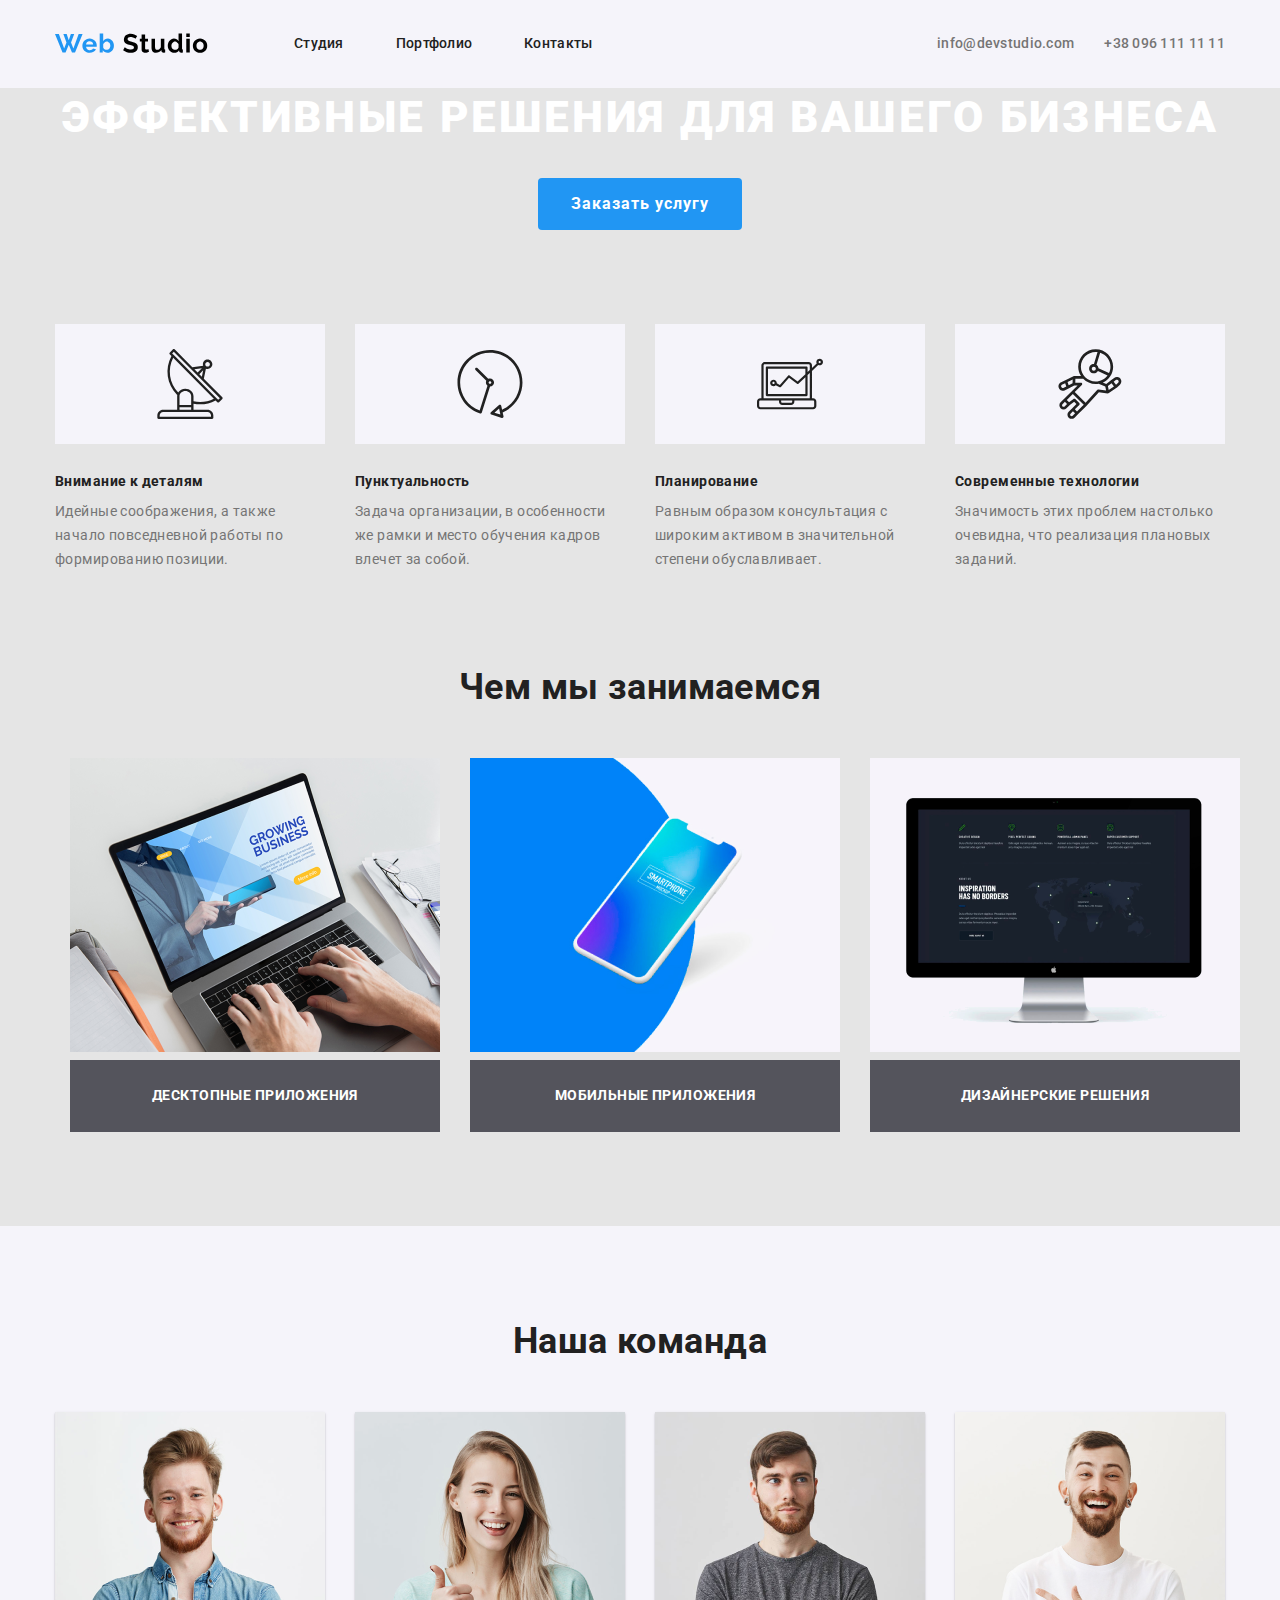
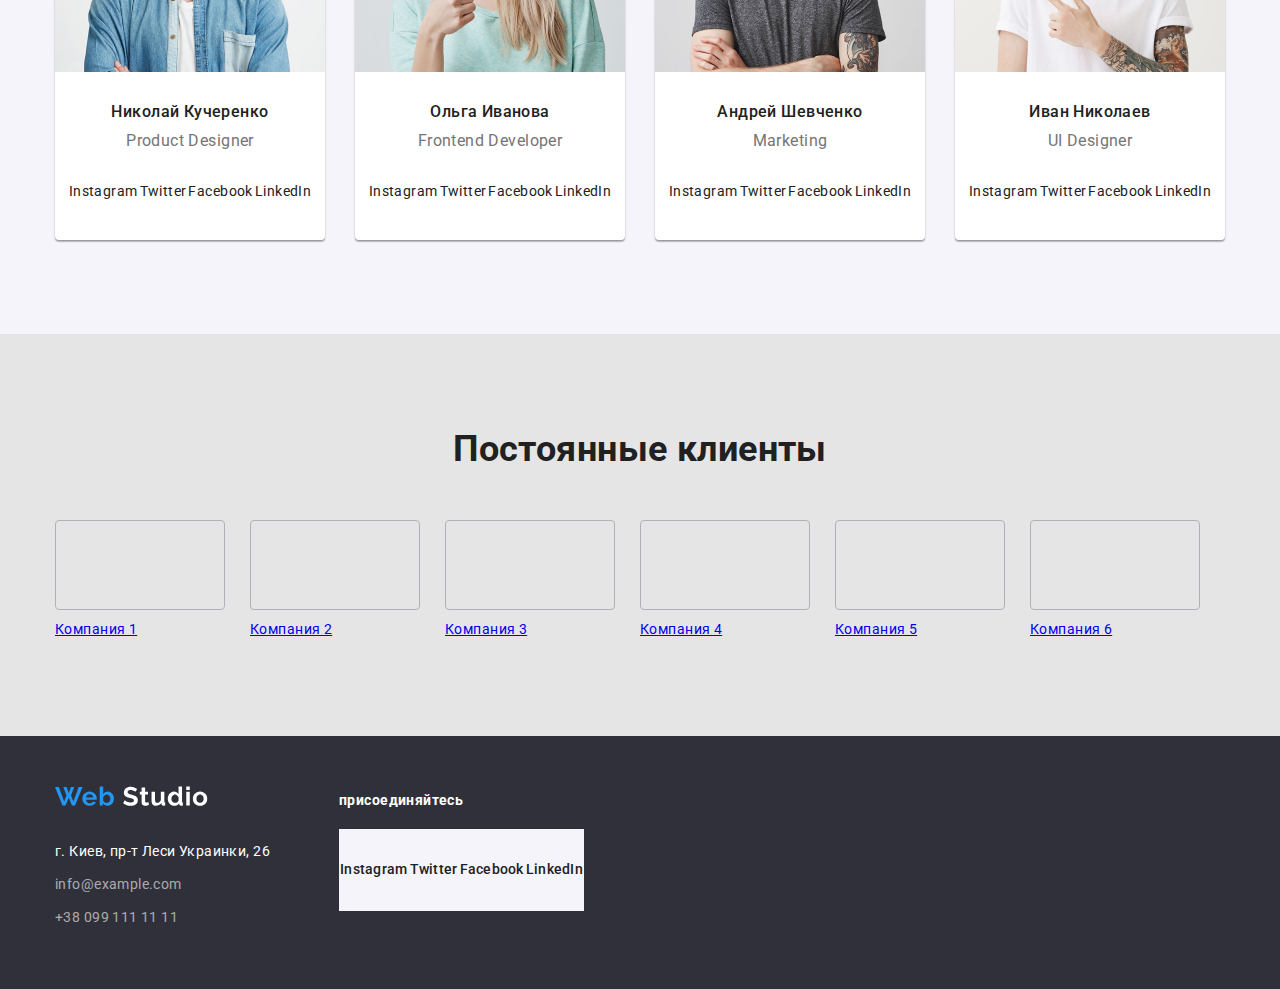
<file: index.html>
<!DOCTYPE html>
<html lang="ru">
  <head>
    <meta charset="UTF-8" />
    <meta name="viewport" content="width=device-width, initial-scale=1.0" />
    <title>Web Studio v.1</title>
    <link
      href="https://fonts.googleapis.com/css2?family=Raleway:wght@700&family=Roboto:wght@400;700&display=swap"
      rel="stylesheet"
    />
    <link
      rel="stylesheet"
      href="https://cdn.jsdelivr.net/npm/modern-normalize@0.6.0/modern-normalize.min.css"
    />
    <!-- <link rel="stylesheet" href="./css/normalize.css" /> -->
    <link rel="stylesheet" href="./css/main.css" />
  </head>
  <body>
    <!--Шапка сайта -->
    <header class="header">
      <nav class="container sait-nav">
        <a class="logo" href="./index.html">
          <img
            class="logo-img"
            src="./img/WebStudio.svg"
            alt="Основной логотип Веб Студия"
          />
        </a>

        <ul class="list link-nav">
          <li class="link-nav-list">
            <a class="link header" href="./index.html">Студия</a>
          </li>
          <li class="link-nav-list">
            <a class="link header" href="./portfolio.html">Портфолио</a>
          </li>
          <li class="link-nav-list">
            <a class="link header" href="/">Контакты</a>
          </li>
        </ul>
        <ul class="list contacts-nav">
          <li class="contacts-list">
            <a class="contacts" href="mailto:info@devstudio.com"
              >info@devstudio.com</a
            >
          </li>
          <li class="contacts-list">
            <a class="contacts" href="tel:380961111111">+38 096 111 11 11</a>
          </li>
        </ul>
      </nav>
    </header>
    <main>
      <!-- Герой-->
      <section class="container main-hero">
        <!--  ЕЩЕ БУДЕТ БАННЕР ЛИБО ФОТО-->
        <div class="hero-cont">
          <h1 class="main-title">Эффективные решения для вашего бизнеса</h1>
          <a class="link main" href="/">Заказать услугу</a>
        </div>
      </section>
      <!-- секция с преимуществами фирмы-->
      <section>
        <h2 class="hide-title">Наши преимущества</h2>
        <ul class="list container advantages">
          <li class="list-advantages">
            <img
              class="img-advantages"
              src="./img/advantages1.svg"
              alt="На картинке радар"
            />
            <h3 class="title">Внимание к деталям</h3>
            <p class="all-text">
              Идейные соображения, а также начало повседневной работы по
              формированию позиции.
            </p>
          </li>
          <li class="list-advantages">
            <img
              class="img-advantages"
              src="./img/advantages2.svg"
              alt="На картинке Часы"
            />
            <h3 class="title">Пунктуальность</h3>
            <p class="all-text">
              Задача организации, в особенности же рамки и место обучения кадров
              влечет за собой.
            </p>
          </li>
          <li class="list-advantages">
            <img
              class="img-advantages"
              src="./img/advantages3.svg"
              alt="На картинке компьютер с графиком"
            />
            <h3 class="title">Планирование</h3>
            <p class="all-text">
              Равным образом консультация с широким активом в значительной
              степени обуславливает.
            </p>
          </li>
          <li class="list-advantages">
            <img
              class="img-advantages"
              src="./img/advantages4.svg"
              alt="на картинке космонавт"
            />
            <h3 class="title">Современные технологии</h3>
            <p class="all-text">
              Значимость этих проблем настолько очевидна, что реализация
              плановых заданий.
            </p>
          </li>
        </ul>
      </section>
      <!-- Секция Какие услуги предлогают. Чем занимаются-->
      <section>
        <div class="container services-container">
          <h2 class="section-title">Чем мы занимаемся</h2>
          <ul class="list container">
            <li class="list-services">
              <img
                src="./img/projects1.png"
                width="370"
                height="294"
                alt="на картинке ноутбук"
              />
              <a class="link services" href="/">Десктопные приложения</a>
            </li>
            <li class="list-services">
              <img
                src="./img/projects2.png"
                width="370"
                height="294"
                alt="на картинке смартфон"
              />
              <a class="link services" href="/">Мобильные приложения</a>
            </li>
            <li class="list-services">
              <img
                src="./img/projects3.png"
                width="370"
                height="294"
                alt="на картинке Монитор с картинкой"
              />
              <a class="link services" href="/">Дизайнерские решения</a>
            </li>
          </ul>
        </div>
      </section>
      <!--  Секция с командой разработчиков-->
      <section class="team">
        <h2 class="section-title">Наша команда</h2>
        <ul class="list container">
          <li class="team-list">
            <img
              class="team-img"
              src="./img/fotoJon.png"
              alt="Фотография Николай Кучеренко"
            />
            <div class="info-card-team">
              <h3 class="team-title">Николай Кучеренко</h3>
              <p class="team-position">Product Designer</p>
              <ul class="list contacts-team">
                <li>
                  <a class="link" href="/" aria-label="ссылка на инстаграм"
                    >Instagram</a
                  >
                </li>
                <li>
                  <a class="link" href="/" aria-label="ссылка на твиттер"
                    >Twitter</a
                  >
                </li>
                <li>
                  <a class="link" href="/" aria-label="ссылка на фейсбук"
                    >Facebook</a
                  >
                </li>
                <li>
                  <a class="link" href="/" aria-label="ссылка на линкедин"
                    >LinkedIn</a
                  >
                </li>
              </ul>
            </div>
          </li>
          <li class="team-list">
            <img
              class="team-img"
              src="./img/fotoMarta.png"
              alt="Фотография Ольга Иванова"
            />
            <div class="info-card-team">
              <h3 class="team-title">Ольга Иванова</h3>
              <p class="team-position">Frontend Developer</p>
              <ul class="list contacts-team">
                <li>
                  <a class="link" href="/" aria-label="ссылка на инстаграм"
                    >Instagram</a
                  >
                </li>
                <li>
                  <a class="link" href="/" aria-label="ссылка на твиттер"
                    >Twitter</a
                  >
                </li>
                <li>
                  <a class="link" href="/" aria-label="ссылка на фейсбук"
                    >Facebook</a
                  >
                </li>
                <li>
                  <a class="link" href="/" aria-label="ссылка на линкедин"
                    >LinkedIn</a
                  >
                </li>
              </ul>
            </div>
          </li>
          <li class="team-list">
            <img
              class="team-img"
              src="./img/fotoRobert.png"
              alt="Фотография Андрей Шевченко"
            />
            <div class="info-card-team">
              <h3 class="team-title">Андрей Шевченко</h3>
              <p class="team-position">Marketing</p>
              <ul class="list contacts-team">
                <li>
                  <a class="link" href="/" aria-label="ссылка на инстаграм"
                    >Instagram</a
                  >
                </li>
                <li>
                  <a class="link" href="/" aria-label="ссылка на твиттер"
                    >Twitter</a
                  >
                </li>
                <li>
                  <a class="link" href="/" aria-label="ссылка на фейсбук"
                    >Facebook</a
                  >
                </li>
                <li>
                  <a class="link" href="/" aria-label="ссылка на линкедин"
                    >LinkedIn</a
                  >
                </li>
              </ul>
            </div>
          </li>
          <li class="team-list">
            <img
              class="team-img"
              src="./img/fotoMartin.png"
              alt="Фотография Иван Николаев"
            />
            <div class="info-card-team">
              <h3 class="team-title">Иван Николаев</h3>
              <p class="team-position">UI Designer</p>
              <ul class="list contacts-team">
                <li>
                  <a class="link" href="/" aria-label="ссылка на инстаграм"
                    >Instagram</a
                  >
                </li>
                <li>
                  <a class="link" href="/" aria-label="ссылка на твиттер"
                    >Twitter</a
                  >
                </li>
                <li>
                  <a class="link" href="/" aria-label="ссылка на фейсбук"
                    >Facebook</a
                  >
                </li>
                <li>
                  <a class="link" href="/" aria-label="ссылка на линкедин"
                    >LinkedIn</a
                  >
                </li>
              </ul>
            </div>
          </li>
        </ul>
      </section>
      <!--секция Постоянные клиенты-->
      <section class="customers">
        <h2 class="section-title">Постоянные клиенты</h2>
        <ul class="list container">
          <li>
            <a class="list-customers" href="/"
              ><img
                src="./img/LogoPartner.svg"
                alt="Логотип компании1"
              />Компания 1</a
            >
          </li>
          <li>
            <a class="list-customers" href="/"
              ><img
                src="./img/LogoPartner.svg"
                alt="Логотип компании2"
              />Компания 2</a
            >
          </li>
          <li>
            <a class="list-customers" href="/"
              ><img
                src="./img/LogoPartner.svg"
                alt="Логотип компании3"
              />Компания 3</a
            >
          </li>
          <li>
            <a class="list-customers" href="/"
              ><img
                src="./img/LogoPartner.svg"
                alt="Логотип компании4"
              />Компания 4</a
            >
          </li>
          <li>
            <a class="list-customers" href="/"
              ><img
                src="./img/LogoPartner.svg"
                alt="Логотип компании5"
              />Компания 5</a
            >
          </li>
          <li>
            <a class="list-customers" href="/">
              <img
                src="./img/LogoPartner.svg"
                alt="Логотип компании6"
              />Компания 6</a
            >
          </li>
        </ul>
      </section>
    </main>
    <!-- Футер-->
    <footer class="footer">
      <div class="footer-content">
        <div>
          <a class="logo-footer" href="./index.html">
            <img
              class="logo-img"
              src="./img/Web-studio-f.svg"
              alt="Основной логотип Веб Студия"
            />
          </a>

          <address class="adress">
            г. Киев, пр-т Леси Украинки, 26 <br />

            <a class="contacts-in-footer" href="mailto:info@example.com"
              >info@example.com</a
            >
            <br />

            <a class="contacts-in-footer" href="tel:+390991111111"
              >+38 099 111 11 11</a
            >
          </address>
        </div>
        <!-- секция в футере- соцсети-->
        <section class="connect">
          <div class="follow">
            <h2 class="footer-title">присоединяйтесь</h2>
            <ul class="list contacts-links">
              <li>
                <a class="link header" href="/" aria-label="ссылка на инстаграм"
                  >Instagram</a
                >
              </li>
              <li>
                <a class="link header" href="/" aria-label="ссылка на твиттер"
                  >Twitter</a
                >
              </li>
              <li>
                <a class="link header" href="/" aria-label="ссылка на фейсбук"
                  >Facebook</a
                >
              </li>
              <li>
                <a class="link header" href="/" aria-label="ссылка на линкедин"
                  >LinkedIn</a
                >
              </li>
            </ul>
          </div>
        </section>
      </div>
    </footer>
  </body>
</html>
</file>
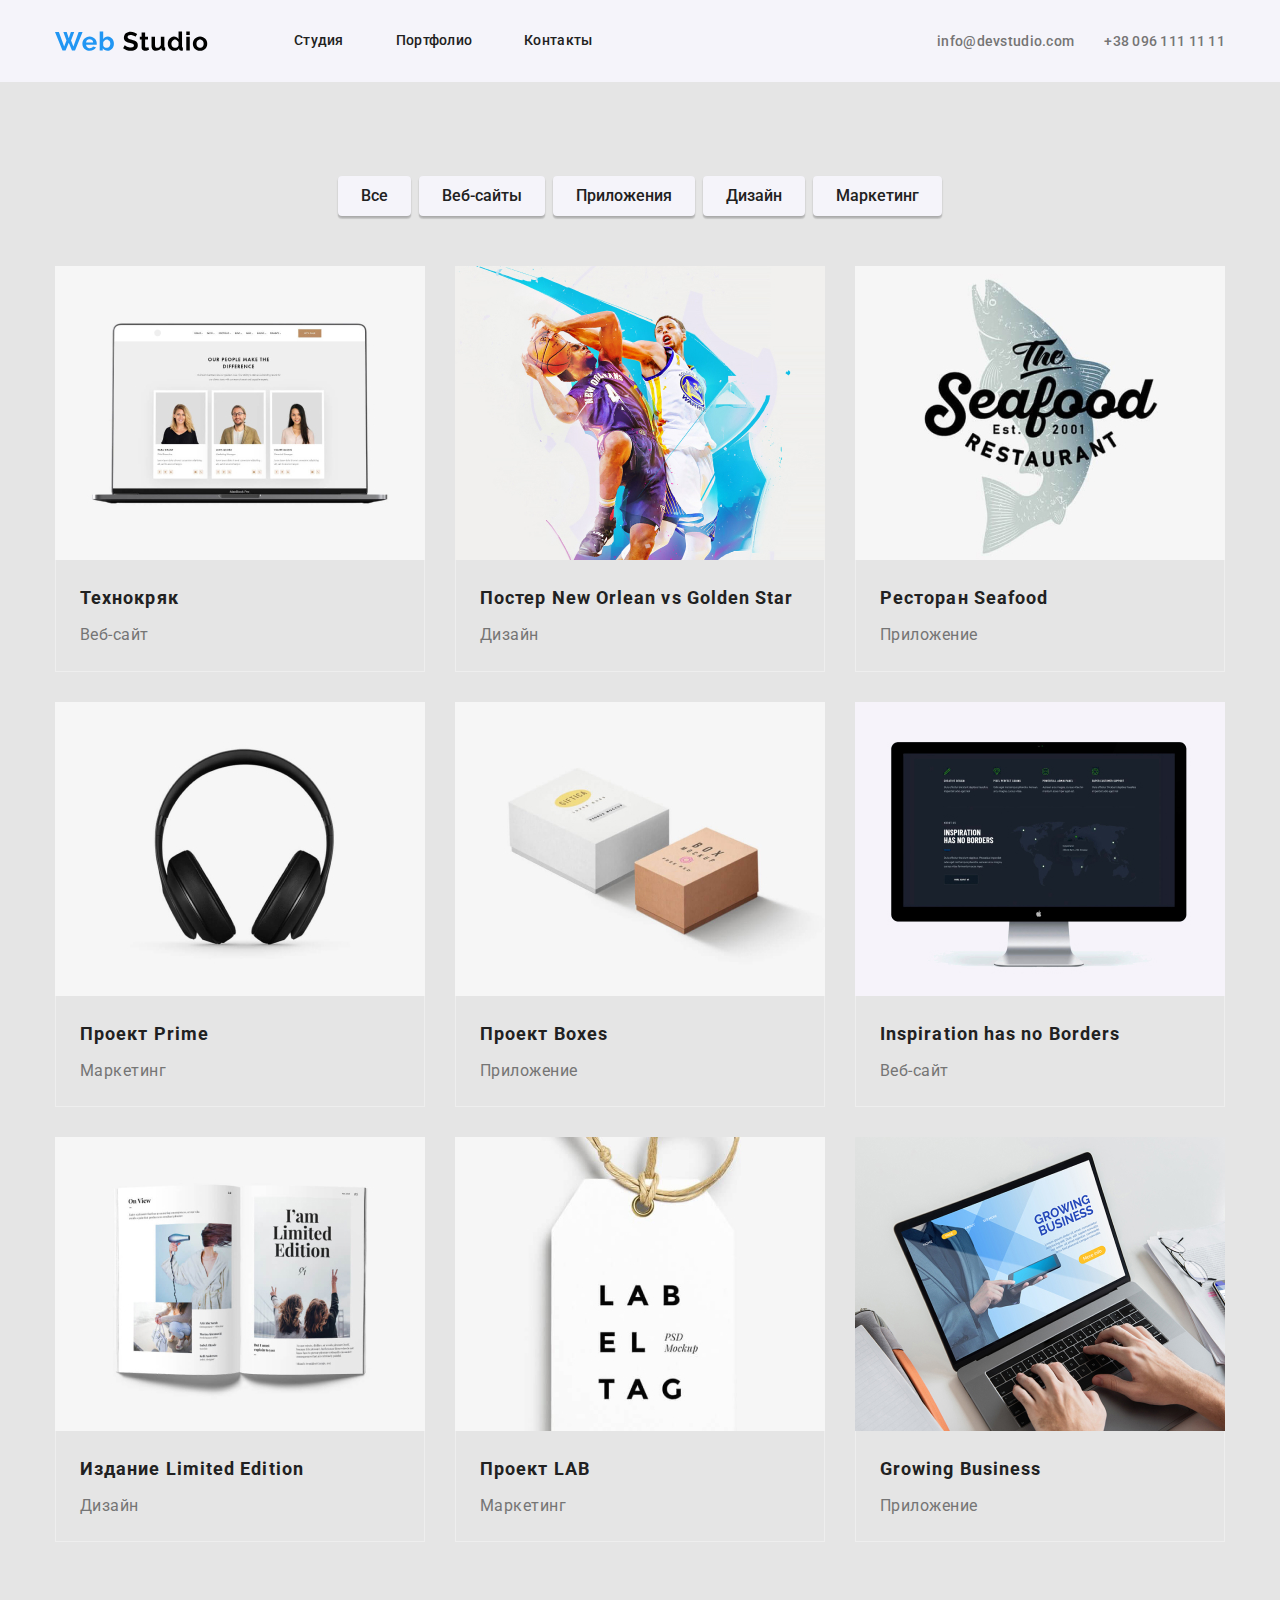
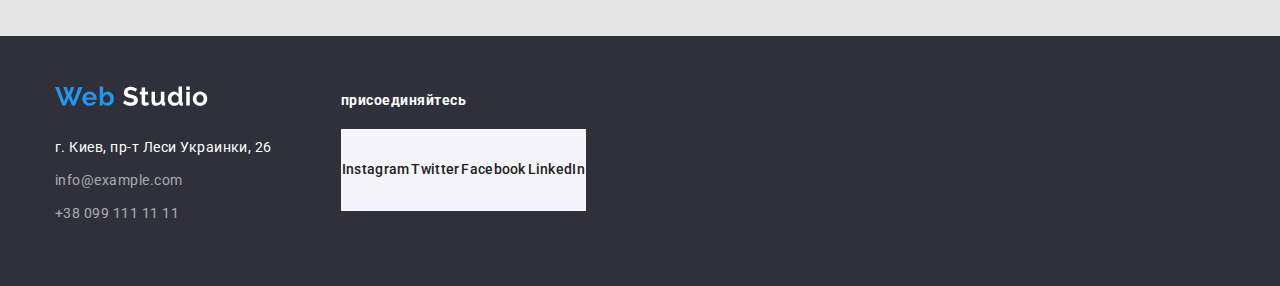
<file: portfolio.html>
<!DOCTYPE html>
<html lang="ru">
  <head>
    <meta charset="UTF-8" />
    <meta name="viewport" content=" dth=device-width, initial-scale=1.0" />
    <title>Portfolio</title>

    <link
      href="https://fonts.googleapis.com/css2?family=Raleway:wght@700&family=Roboto:wght@400;700&display=swap"
      rel="stylesheet"
    />
    <link
      rel="stylesheet"
      href="https://cdn.jsdelivr.net/npm/modern-normalize@0.6.0/modern-normalize.min.css"
    />
    <!-- <link rel="stylesheet" href="./css/normalize.css" /> -->
    <link rel="stylesheet" href="./css/portfolio.css" />
  </head>
  <body>
    <header class="header">
      <nav class="container sait-nav">
        <a class="logo" href="./index.html">
          <img
            class="logo-img"
            src="./img/WebStudio.svg"
            alt="Основной логотип Веб Студия"
          />
        </a>
        <ul class="list link-nav">
          <li class="link-nav-list">
            <a class="link header" href="./index.html">Студия</a>
          </li>
          <li class="link-nav-list">
            <a class="link header" href="./portfolio.html">Портфолио</a>
          </li>
          <li class="link-nav-list">
            <a class="link header" href="">Контакты</a>
          </li>
        </ul>
        <ul class="list contacts-nav">
          <li class="contacts-list">
            <a class="contacts" href="mailto:info@devstudio.com"
              >info@devstudio.com</a
            >
          </li>
          <li class="contacts-list">
            <a class="contacts" href="tel:380961111111">+38 096 111 11 11</a>
          </li>
        </ul>
      </nav>
    </header>
    <main>
      <!-- скрытый заголовок -->
      <h1 class="main-title">Наши работы</h1>
      <!-- Фильтр отбора по типу предлагаемых работ-->
      <div class="container">
        <ul class="list container-buttoms">
          <li class="nav-buttom">
            <button class="button" type="button">Все</button>
          </li>
          <li class="nav-buttom">
            <button class="button" type="button">Веб-сайты</button>
          </li>
          <li class="nav-buttom">
            <button class="button" type="button">Приложения</button>
          </li>
          <li class="nav-buttom">
            <button class="button" type="button">Дизайн</button>
          </li>
          <li class="nav-buttom">
            <button class="button" type="button">Маркетинг</button>
          </li>
        </ul>
      </div>

      <!-- Портфолио всех услуг, превью работ -->
      <section>
        <div class="container">
          <ul class="list list-examples">
            <li class="item-examples">
              <a class="examples" href="">
                <img
                  class="img"
                  src="./img/portfolio/one.jpg"
                  alt="Синий квадрат"
                />
                <div class="card-content">
                  <h2 class="examples-title">Технокряк</h2>
                  <p class="examples-filter">Веб-сайт</p>
                  <p class="main-title">
                    Технокряк это современная площадка распространения
                    коронавируса. Компании используют эту платформу для
                    цифрового шпионажа и атак на защищённые сервера конкурентов.
                  </p>
                </div>
              </a>
            </li>
            <li class="item-examples">
              <a class="examples" href="">
                <img src="./img/portfolio/two.jpg" alt="Два баскетболиста" />

                <div class="card-content">
                  <h2 class="examples-title">
                    Постер New Orlean vs Golden Star
                  </h2>
                  <p class="examples-filter">Дизайн</p>
                  <p class="main-title">
                    Lorem ipsum dolor sit amet consectetur adipisicing elit.
                    Qui, culpa.
                  </p>
                </div>
              </a>
            </li>
            <li class="item-examples">
              <a class="examples" href="">
                <img
                  src="./img/portfolio/three.jpg"
                  alt="Логотип ресторана с рыбой"
                />
                <div class="card-content">
                  <h2 class="examples-title">Ресторан Seafood</h2>
                  <p class="examples-filter">Приложение</p>
                  <p class="main-title">
                    Lorem ipsum dolor sit amet consectetur adipisicing elit.
                    Qui, culpa.
                  </p>
                </div>
              </a>
            </li>
            <li class="item-examples">
              <a class="examples" href="">
                <img src="./img/portfolio/four.jpg" alt="Наушники" />
                <div class="card-content">
                  <h2 class="examples-title">Проект Prime</h2>
                  <p class="examples-filter">Маркетинг</p>
                  <p class="main-title">
                    Lorem ipsum dolor sit amet consectetur adipisicing elit.
                    Qui, culpa.
                  </p>
                </div>
              </a>
            </li>
            <li class="item-examples">
              <a class="examples" href="">
                <img src="./img/portfolio/five.jpg" alt="коробки" />
                <div class="card-content">
                  <h2 class="examples-title">Проект Boxes</h2>
                  <p class="examples-filter">Приложение</p>
                  <p class="main-title">
                    Lorem ipsum dolor sit amet consectetur adipisicing elit.
                    Qui, culpa.
                  </p>
                </div>
              </a>
            </li>
            <li class="item-examples">
              <a class="examples" href="">
                <img src="./img/portfolio/six.jpg" alt="Монитор" />
                <div class="card-content">
                  <h2 class="examples-title">Inspiration has no Borders</h2>
                  <p class="examples-filter">Веб-сайт</p>
                  <p class="main-title">
                    Lorem ipsum dolor sit amet consectetur adipisicing elit.
                    Qui, culpa.
                  </p>
                </div>
              </a>
            </li>
            <li class="item-examples">
              <a class="examples" href="">
                <img src="./img/portfolio/seven.jpg" alt="Раскрытый журнал" />
                <div class="card-content">
                  <h2 class="examples-title">Издание Limited Edition</h2>
                  <p class="examples-filter">Дизайн</p>
                  <p class="main-title">
                    Lorem ipsum dolor sit amet consectetur adipisicing elit.
                    Qui, culpa.
                  </p>
                </div>
              </a>
            </li>
            <li class="item-examples">
              <a class="examples" href="">
                <img src="./img/portfolio/eight.jpg" alt="Бирка" />
                <div class="card-content">
                  <h2 class="examples-title">Проект LAB</h2>
                  <p class="examples-filter">Маркетинг</p>
                  <p class="main-title">
                    Lorem ipsum dolor sit amet consectetur adipisicing elit.
                    Qui, culpa.
                  </p>
                </div>
              </a>
            </li>
            <li class="item-examples">
              <a class="examples" href="">
                <img src="./img/portfolio/nine.jpg" alt="Открытый ноутбук" />
                <div class="card-content">
                  <h2 class="examples-title">Growing Business</h2>
                  <p class="examples-filter">Приложение</p>
                  <p class="main-title">
                    Lorem ipsum dolor sit amet consectetur adipisicing elit.
                    Qui, culpa.
                  </p>
                </div>
              </a>
            </li>
          </ul>
        </div>
      </section>
    </main>
    <footer class="footer">
      <div class="footer-content">
        <div>
          <a class="logo-footer" href="./index.html">
            <img
              class="logo-img"
              src="./img/Web-studio-f.svg"
              alt="Основной логотип Веб Студия"
            />
          </a>

          <address class="address">
            г. Киев, пр-т Леси Украинки, 26 <br />

            <a class="contacts-in-footer" href="mailto:info@example.com"
              >info@example.com</a
            >
            <br />

            <a class="contacts-in-footer" href="tel:+390991111111"
              >+38 099 111 11 11</a
            >
          </address>
        </div>
        <!-- секция в футере- соцсети-->
        <section class="connect">
          <div class="follow">
            <h2 class="footer-title">присоединяйтесь</h2>
            <ul class="list contacts-links">
              <li>
                <a class="link header" href="/" aria-label="ссылка на инстаграм"
                  >Instagram</a
                >
              </li>
              <li>
                <a class="link header" href="/" aria-label="ссылка на твиттер"
                  >Twitter</a
                >
              </li>
              <li>
                <a class="link header" href="/" aria-label="ссылка на фейсбук"
                  >Facebook</a
                >
              </li>
              <li>
                <a class="link header" href="/" aria-label="ссылка на линкедин"
                  >LinkedIn</a
                >
              </li>
            </ul>
          </div>
        </section>
      </div>
    </footer>
  </body>
</html>
</file>
<file: css/main.css>
/* Палитра */
/* Цвет акцентра #2196F3 */
/* Белый цвет текста #FFFFFF */
/* Черный цвет шрифта #212121 */
/* Серый цвет шрифта #757575 */
/* цвет фона белый #FFFFFF */
/* Цвет фона серой секции #E5E5E5 */
/* Цвет фона белой второй секции #F5F4FA */
/* html {*/

:root {
  --accent-collor: #2196f3;
  --text-color: #757575;
  --title-color: #212121;
  --text-color-w: #ffffff;
  --background-grey: #e5e5e5;
  --background-white: #f5f4fa;
}
body {
  background-color: var(--background-grey);
  color: var(--text-color);
  font-family: Roboto, sans-serif;
  font-style: normal;
  font-weight: 400;
  font-size: 14px;
  line-height: 1.71;
  letter-spacing: 0.03em;
}

/* шаблон-класс для списка, убирает точки */
.list {
  padding: 0px;
  margin: 0px;
  list-style: none;
}
/* Header */
.container {
  display: flex;
  padding-left: 15px;
  padding-right: 15px;
  width: 1200px;
  margin-left: auto;
  margin-right: auto;
  /* background-color: greenyellow;
  border: 2px solid black; */
}
.sait-nav {
  align-items: center;

  display: flex;
}
/* Основной класс для ссылки */
.header {
  background-color: var(--background-white);
}
.link {
  color: #212121;
  text-decoration: none;
  border: 1px solid transparent;
}
.link:hover,
.link:focus {
  color: var(--accent-collor);
  border: 1px solid var(--accent-collor);
}

.logo {
  display: block;
}

.logo-img {
  margin: 0px;
  padding: 0px;
  width: 153px;
  height: 31px;
  display: block;
  text-decoration: none;
}

.link-nav {
  margin-left: 85px;
  display: flex;
  /* border: 1px solid black; */
}

.link-nav-list:not(:last-child) {
  margin-right: 50px;
}

.link.header {
  display: block;
  padding-top: 32px;
  padding-bottom: 32px;

  font-weight: 500;
  font-size: 14px;
  line-height: 1.14;
  letter-spacing: 0.02em;
}

.contacts-nav {
  margin-left: auto;
  margin-top: 32px;
  margin-bottom: 32px;
  display: flex;
}

.contacts-nav .contacts-list + .contacts-list {
  margin-left: 30px;
}

.contacts {
  color: var(--text-color);
  font-size: 14px;
  line-height: 1.14;
  text-decoration: none;
  font-weight: 500;
  letter-spacing: 0.02em;
}

.contacts:hover,
.contacts:focus {
  color: var(--accent-collor);
}

/* MAIN
/* hero */

.hero-cont {
  display: block;
  text-align: center;
  margin: 0px;
  padding: 0px;
}

/* .main-hero {
  padding: 0px;
  margin-top: 0px;
} */

.main-title {
  display: inline-block;
  margin-bottom: 30px;
  margin-top: 0px;

  color: var(--text-color-w);

  font-weight: 900;
  font-size: 44px;
  line-height: 1.36;
  text-align: center;
  letter-spacing: 0.06em;
  text-transform: uppercase;
}

.main {
  display: inline-block;
  min-width: 200px;
  padding: 10px 32px;

  color: var(--text-color-w);
  background-color: var(--accent-collor);

  font-weight: 700;
  font-size: 16px;
  line-height: 1.88;
  letter-spacing: 0.06em;
  border-radius: 4px;
}

.link.main:hover,
.link.main:focus {
  color: var(--accent-collor);
  background-color: var(--text-color-w);
}

/* секция с приемуществами */

.advantages {
  padding-top: 94px;
}

.list-advantages {
  display: block;
}

.list.container .list-advantages + .list-advantages {
  margin-left: 30px;
}

.img-advantages {
  display: block;
  width: 270px;
  height: 120px;
  padding: 25px 102px;
  margin-bottom: 30px;

  background-color: var(--background-white);
}

.list-advantages.title {
  display: inline-block;
}

.all-text {
  margin: 0px;
}

.hide-title {
  display: none;
}

.title {
  color: var(--title-color);
  font-weight: 700;
  font-size: 14px;
  line-height: 1.14;
  margin-bottom: 10px;
  margin-top: 0px;
  /* display: inline-block; */
}

/* чем мы занимаемся */

.services-container {
  display: block;
  padding-top: 94px;
  padding-bottom: 94px;
}

.section-title {
  color: var(--title-color);
  font-weight: 700;
  font-size: 36px;
  line-height: 1.17;
  text-align: center;
  margin: 0px 0px 50px 0px;
}

/* .list-services {
  justify-content: center;
  display: block;
} */

.container .list-services + .list-services {
  margin-left: 30px;
}

.services {
  display: block;
  padding: 27px;

  color: var(--text-color-w);
  background: rgba(47, 48, 58, 0.8);

  font-weight: 700;
  font-size: 14px;
  line-height: 1.14;
  text-transform: uppercase;
  text-align: center;
}

/* cекция Наша команда */

.team-list {
  /* width: 270px; */
  /* padding-bottom: 36px; */
  display: block;
  border-radius: 0px 0px 4px 4px;
  box-shadow: 0px 2px 1px rgba(0, 0, 0, 0.2), 0px 1px 1px rgba(0, 0, 0, 0.14),
    0px 1px 3px rgba(0, 0, 0, 0.12);
  background-color: var(--text-color-w);
}

.info-card-team {
  /* background-color: blue; */
  padding-bottom: 36px;
  padding-top: 30px;
}

.container .team-list + .team-list {
  margin-left: 30px;
}

.team {
  padding-bottom: 94px;
  padding-top: 94px;
  background-color: var(--background-white);
}

.team-img {
  display: block;
}

.team-title {
  color: var(--title-color);
  font-weight: 500;
  font-size: 16px;
  line-height: 1.19;
  text-align: center;
  margin-top: 0px;
  margin-bottom: 10px;
}

.team-position {
  font-size: 16px;
  line-height: 1.19;
  text-align: center;
  display: block;
  margin: 0px 0px 30px 0px;
}

.contacts-team {
  justify-content: center;
  display: flex;
}

/* Клиенты */

/* .list-customers {
  display: block;
} */

.customers {
  padding-top: 94px;
  padding-bottom: 94px;
  background-color: var(--background-grey);
}

/* Footer */

.footer-content {
  display: flex;
  padding-left: 15px;
  padding-right: 15px;
  width: 1200px;
  margin-left: auto;
  margin-right: auto;
}

.logo-footer {
  display: inline-block;
  margin-top: 45px;
  margin-bottom: 0px;
}

.footer {
  background-color: #2f303a;
  padding-bottom: 60px;
}

.adress {
  display: block;
  margin-top: 20px;

  color: var(--text-color-w);
  font-size: 14px;
  line-height: 1.71;
  font-style: normal;
}

.contacts-in-footer {
  display: inline-block;
  margin-top: 9px;

  color: rgba(255, 255, 255, 0.6);
  font-size: 14px;
  line-height: 1.71;
  font-weight: 400;
  text-decoration: none;
  font-style: normal;
}

.contacts-in-footer:hover,
.contacts-in-footer:focus {
  color: var(--accent-collor);
  /* border: 1px solid var(--accent-collor); */
}

.contacts-links {
  display: flex;
}

.connect {
  display: block;
}

.follow {
  display: block;
  margin-left: 69px;
  margin-top: 57px;
}

.footer-title {
  margin-bottom: 20px;
  margin-top: 0px;

  color: var(--text-color-w);
  font-size: 14px;
  line-height: 1.14;
  font-weight: 700;
  /* text-align: center; */
}
</file>
<file: css/portfolio.css>
/* Палитра */
/* Цвет акцентра #2196F3 */
/* Белый цвет текста #FFFFFF */
/* Вспомогательный цвет шрифта #212121 */
/* основной цвет шрифта #757575 */
/* Основной цвет фона  в портфолио #E5E5E5 */
/* Основной цвет фона на титуле #F5F4FA */

/* Шаблоны для использования */
:root {
  --accent-collor: #2196f3;
  --text-color: #757575;
  --title-color: #212121;
  --text-color-w: #ffffff;
  --background-grey: #e5e5e5;
  --background-white: #f5f4fa;
}
body {
  background-color: var(--background-grey);
  color: var(--text-color);
  font-family: Roboto, sans-serif;
  font-style: normal;
  font-weight: 400;
  letter-spacing: 0.03em;
}

/* Основной класс для ссылки */
.link {
  color: #212121;
  text-decoration: none;
  border: 1px solid transparent;
}

.link:hover,
.link:focus {
  color: var(--accent-collor);
  border: 1px solid var(--accent-collor);
}

/* Шаблон для Изображений  */

img {
  display: block;
  max-width: 100%;
  height: auto;
}


/* шаблон-класс для списка,
 убирает точки обнуляет падинг и марджин */

.list {
  padding: 0px;
  margin: 0px;

  list-style: none;
}

/*  Шаблон контейнер */

.container {
  display: flex;
  padding-left: 15px;
  padding-right: 15px;
  width: 1200px;
  margin-left: auto;
  margin-right: auto;
  /* border: 1px solid red; */
}

/* header */

.header {
  background-color: var(--background-white);
}

.sait-nav {
  align-items: center;

  display: flex;
}

.logo {
  display: block;
}

.logo-img {
  margin: 0px;
  padding: 0px;

  width: 153px;
  height: 31px;
  display: block;
  text-decoration: none;
}

.link-nav {
  margin-left: 85px;
  display: flex;
  /* border: 1px solid black; */
}

.link-nav-list:not(:last-child) {
  margin-right: 50px;
}

.link.header {
  display: block;
  padding-top: 32px;
  padding-bottom: 32px;

  font-weight: 500;
  font-size: 14px;
  line-height: 1.14;
  letter-spacing: 0.02em;
}

.contacts-nav {
  margin-left: auto;
  margin-top: 32px;
  margin-bottom: 32px;
  display: flex;
}

.contacts-nav .contacts-list + .contacts-list {
  margin-left: 30px;
}

.contacts {
  color: var(--text-color);

  font-size: 14px;
  line-height: 1.14;
  text-decoration: none;
  font-weight: 500;
  letter-spacing: 0.02em;
}

.contacts:hover,
.contacts:focus {
  color: var(--accent-collor);
}

/* Главный контент страницы main */

.main-title {
  display: none;
}

/* Кнопки навигации */

.container-buttoms {
  margin-left: auto;
  margin-right: auto;
  padding-top: 94px;
  padding-bottom: 50px;
  display: flex;
}

.container-buttoms .nav-buttom + .nav-buttom {
  margin-left: 8px;
}

/* Шаблон кнопки */

.button {
  padding: 6px 22px;
  border: 1px solid transparent;
  box-shadow: 0px 2px 2px rgba(0, 0, 0, 0.12), 0px 1px 2px rgba(0, 0, 0, 0.08), 0px 3px 1px rgba(0, 0, 0, 0.1);
  border-radius: 4px;

  background-color: var(--background-white);
  color: #212121;
  font-size: 16px;
  line-height: 1.63;
  font-weight: 500;
  text-align: center;
}
.button:hover,
.button:focus {
  background-color: var(--accent-collor);
  color: #ffffff;
  border-radius: 4px;
}

.nav-buttom {
  padding: 0px;
}

/*  Секция примеров наших робот */

.list-examples {
  /* justify-content: space-between; */
  display: flex;
  flex-wrap: wrap;
  padding-bottom: 94px;
}

.examples {
  /* display: block; */
  /* width: 370px; */

  text-decoration: none;
  color: var(--text-color-w);
  font-size: 18px;
  line-height: 1.56;
  /* background-color: var(--background-white); */
}

.item-examples {
  width: calc:((100% - 60px) / 3);
  /* width: 370px; */
  /* height: 404px; */
  /* outline: 1px solid #eeeeee; */
  margin-right: 30px;
}

.item-examples:nth-child(3n) {
  margin-right: 0px;
}

.item-examples:nth-child(n + 4) {
  margin-top: 30px;

}

/* .list-examples
  .item-examples
  + .item-examples
  + .item-examples
  + .item-examples {
  margin-top: 30px;
} */

.card-content {
  padding: 20px 24px;
  border-bottom: 1px solid #EEEEEE;
  border-right: 1px solid #EEEEEE;
  border-left: 1px solid #EEEEEE;
  /* background-color: blue; */
}


.examples-title {
  display: block;
  
   margin: 0px;

  color: var(--title-color);
  font-weight: 700;
  font-size: 18px;
  line-height: 2;
  letter-spacing: 0.06em;
}
.examples-filter {
  display: block;
  margin-top: 4px;
  margin-bottom: 0px;

  color: var(--text-color);
  font-size: 16px;
  line-height: 1.88;
}

/* Footer */

.footer-content {
  display: flex;
  padding-left: 15px;
  padding-right: 15px;
  width: 1200px;
  margin-left: auto;
  margin-right: auto;
}

.logo-footer {
  display: inline-block;
  margin-top: 45px;
  margin-bottom: 0px;
}

.footer {
  background-color: #2f303a;
  padding-bottom: 60px;
}

.address {
  display: block;
  color: var(--text-color-w);
  font-size: 14px;
  line-height: 1.71;
  font-style: normal;
  margin-top: 20px  ;
}

.contacts-in-footer {
  display: inline-block;
  margin-top: 9px;

  color: rgba(255, 255, 255, 0.6);
  font-size: 14px;
  line-height: 1.71;
  font-weight: 400;
  text-decoration: none;
  font-style: normal;
}

.contacts-in-footer:hover,
.contacts-in-footer:focus {
  color: var(--accent-collor);
  /* border: 1px solid var(--accent-collor); */
}

.contacts-links {
  display: flex;
}

.connect {
  display: block;
}

.follow {
  display: block;
  margin-left: 69px;
  margin-top: 57px;
}

.footer-title {
  margin-bottom: 20px;
  margin-top: 0px;
  color: var(--text-color-w);
  font-size: 14px;
  line-height: 1.14;
  font-weight: 700;
  /* text-align: center; */
}
</file>
